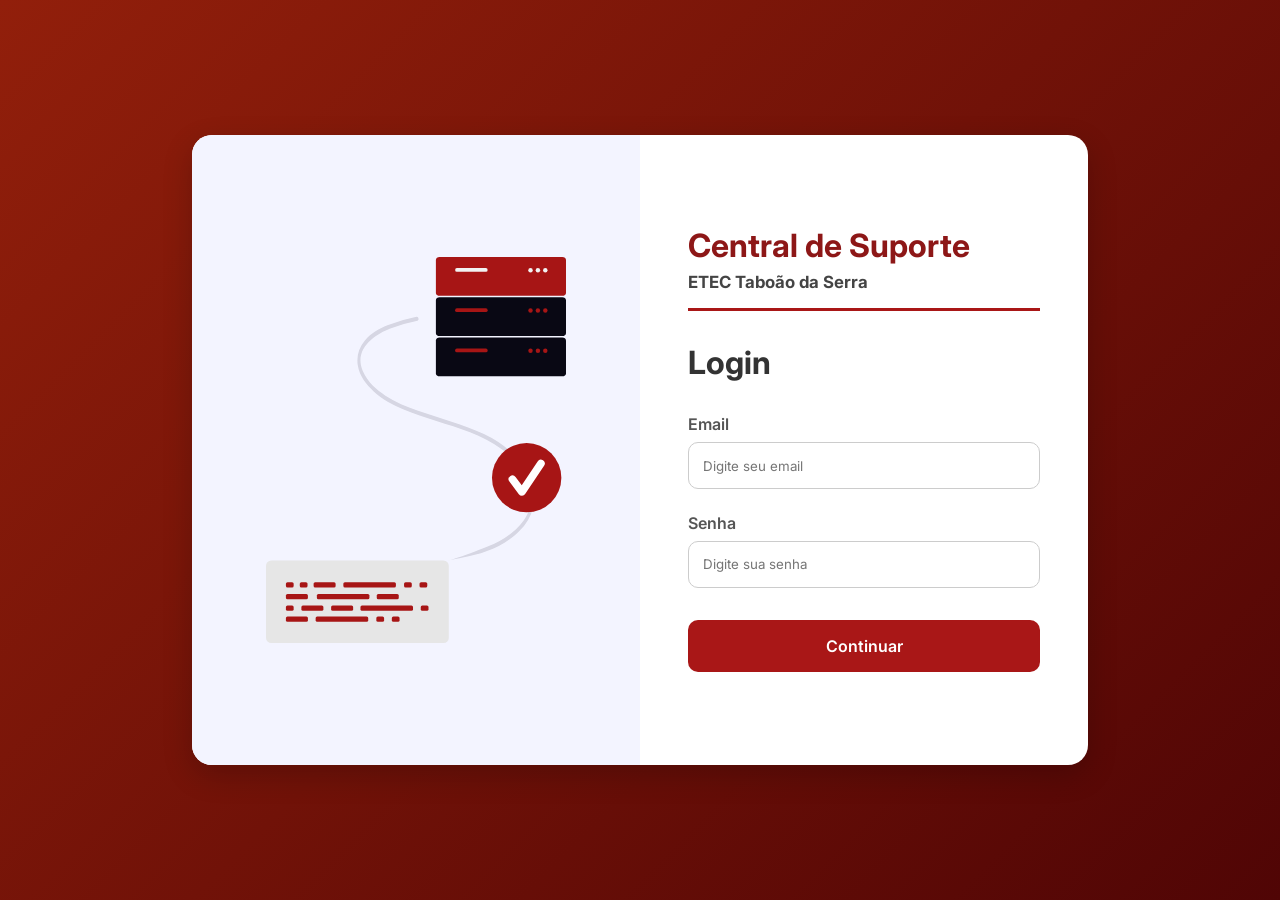
<file: login.html>
<!DOCTYPE html>
<html lang="pt-br">
<head>
    <meta charset="UTF-8">
    <meta name="viewport" content="width=device-width, initial-scale=1.0">
    <title>Tela de Login</title>
    <link class="rtl" rel="stylesheet" href="style.css">
</head>

<body>

    <div class="container">

        <div class="form-image">
            <img src="img/undraw_code-deployed_iwvu.svg" alt="imagem-login">
        </div>

        <div class="form">

            <form action="fazer_login.php" method="POST">

                <div class="support-title">
                    <h1>Central de Suporte</h1>
                    <p>ETEC Taboão da Serra</p>
                </div>

                <div class="form-header">
                    <div class="title">
                        <h2>Login</h2>
                    </div>
                </div>

                <div class="input-group">

                    <div class="input-box">
                        <label for="email">Email</label>
                        <input type="email" id="email" name="email" placeholder="Digite seu email" required>
                    </div>

                    <div class="input-box">
                        <label for="password">Senha</label>
                        <input type="password" id="password" name="password" placeholder="Digite sua senha" required>
                    </div>
                   
                </div>

                <div class="continue-button">
                    <button type="submit">Continuar</button>
                </div>

            </form>

        </div>

    </div>

</body>
</html>
</file>
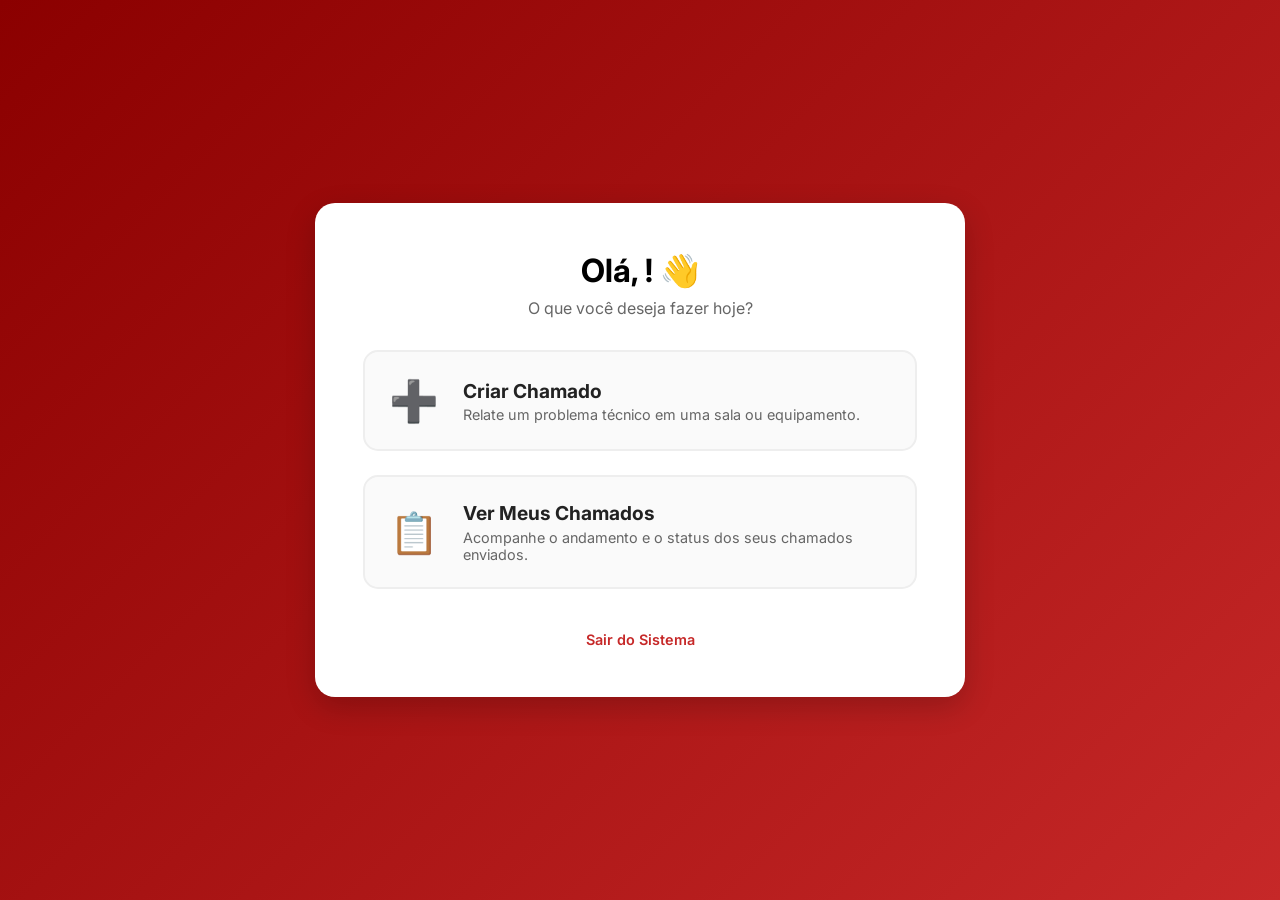
<file: painel.html>
<!DOCTYPE html>
<html lang="pt-br">
<head>
    <meta charset="UTF-8">
    <meta name="viewport" content="width=device-width, initial-scale=1.0">
    <title>Painel do Aluno - HelpDesk</title>
    <link rel="stylesheet" href="painel.css">
</head>
<body>
    <div class="container menu-container">
        <div class="form">
            <div class="form-header" style="text-align: center;">
                <h1>Olá, <?php echo htmlspecialchars($users_name); ?>! 👋</h1>
                <p style="color: #666; margin-top: 0.5rem;">O que você deseja fazer hoje?</p>
            </div>

            <div class="menu-buttons">
                <a href="formulario.html" class="menu-btn btn-abrir">
                    <span class="icon">➕</span>
                    <div class="btn-text">
                        <h3>Criar Chamado</h3>
                        <p>Relate um problema técnico em uma sala ou equipamento.</p>
                    </div>
                </a>

                <a href="meus-chamados.php" class="menu-btn btn-visualizar">
                    <span class="icon">📋</span>
                    <div class="btn-text">
                        <h3>Ver Meus Chamados</h3>
                        <p>Acompanhe o andamento e o status dos seus chamados enviados.</p>
                    </div>
                </a>
            </div>

            <div style="text-align: center; margin-top: 2.5rem;">
                <a href="login.html" style="color: #c62828; text-decoration: none; font-weight: 600; font-size: 0.9rem;">Sair do Sistema</a>
            </div>
        </div>
    </div>
</body>
</html>
</file>
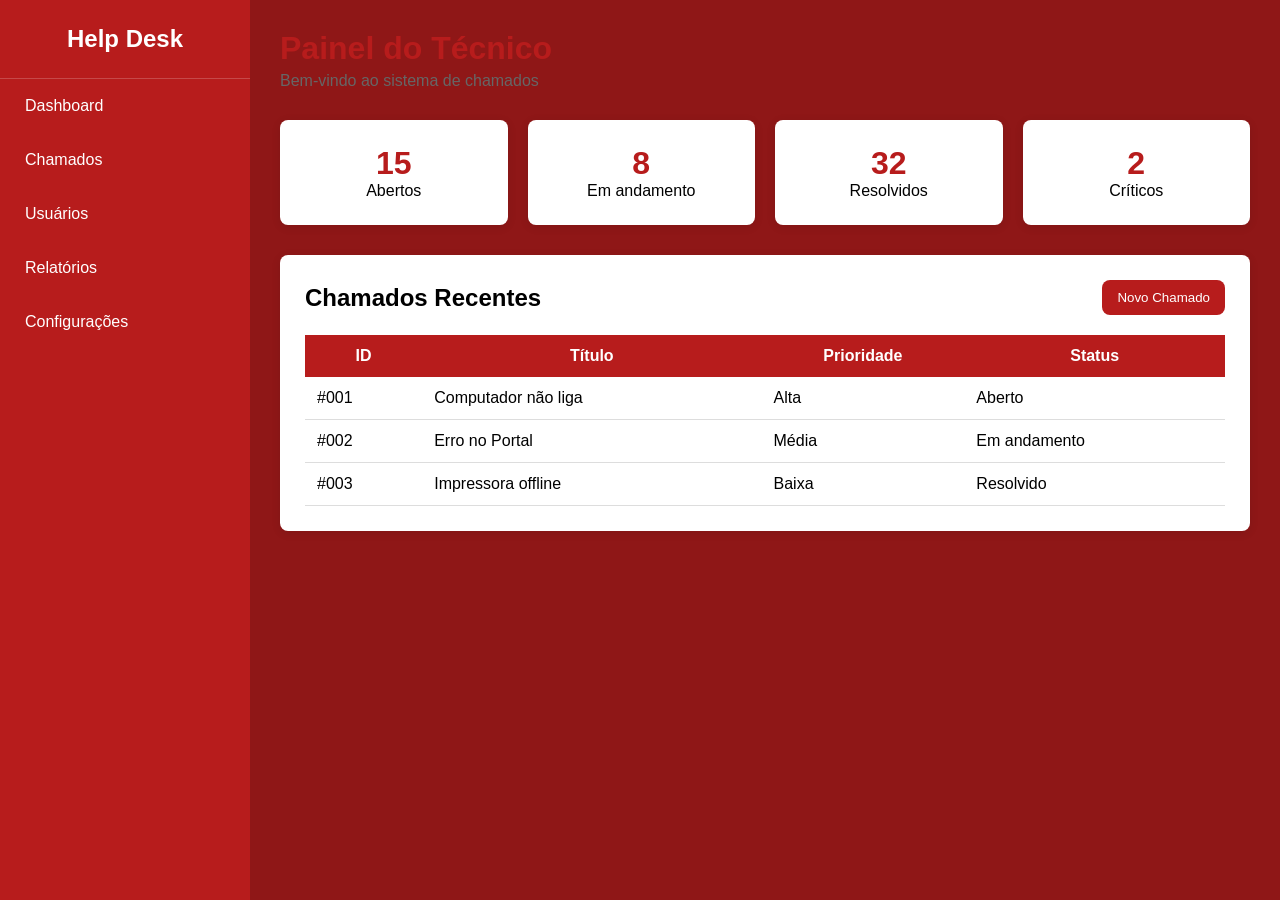
<file: tech.html>
<!DOCTYPE html>
<html lang="pt-BR">
<head>
    <meta charset="UTF-8">
    <meta name="viewport" content="width=device-width, initial-scale=1.0">
    <title>Help Desk ETEC</title>
    <link rel="stylesheet" href="tech.css">
</head>
<body>

    <aside class="sidebar">
        <h2>Help Desk</h2>

        <nav>
            <ul>
                <li>Dashboard</li>
                <li>Chamados</li>
                <li>Usuários</li>
                <li>Relatórios</li>
                <li>Configurações</li>
            </ul>
        </nav>
    </aside>

    <main class="main-content">

        <header>
            <h1>Painel do Técnico</h1>
            <p>Bem-vindo ao sistema de chamados</p>
        </header>

        <section class="cards">

            <div class="card">
                <h2>15</h2>
                <p>Abertos</p>
            </div>

            <div class="card">
                <h2>8</h2>
                <p>Em andamento</p>
            </div>

            <div class="card">
                <h2>32</h2>
                <p>Resolvidos</p>
            </div>

            <div class="card">
                <h2>2</h2>
                <p>Críticos</p>
            </div>

        </section>

        <section class="tickets">

            <div class="section-title">
                <h2>Chamados Recentes</h2>
                <button>Novo Chamado</button>
            </div>

            <table>

                <tr>
                    <th>ID</th>
                    <th>Título</th>
                    <th>Prioridade</th>
                    <th>Status</th>
                </tr>

                <tr>
                    <td>#001</td>
                    <td>Computador não liga</td>
                    <td>Alta</td>
                    <td>Aberto</td>
                </tr>

                <tr>
                    <td>#002</td>
                    <td>Erro no Portal</td>
                    <td>Média</td>
                    <td>Em andamento</td>
                </tr>

                <tr>
                    <td>#003</td>
                    <td>Impressora offline</td>
                    <td>Baixa</td>
                    <td>Resolvido</td>
                </tr>

            </table>

        </section>

    </main>

</body>
</html>
</file>
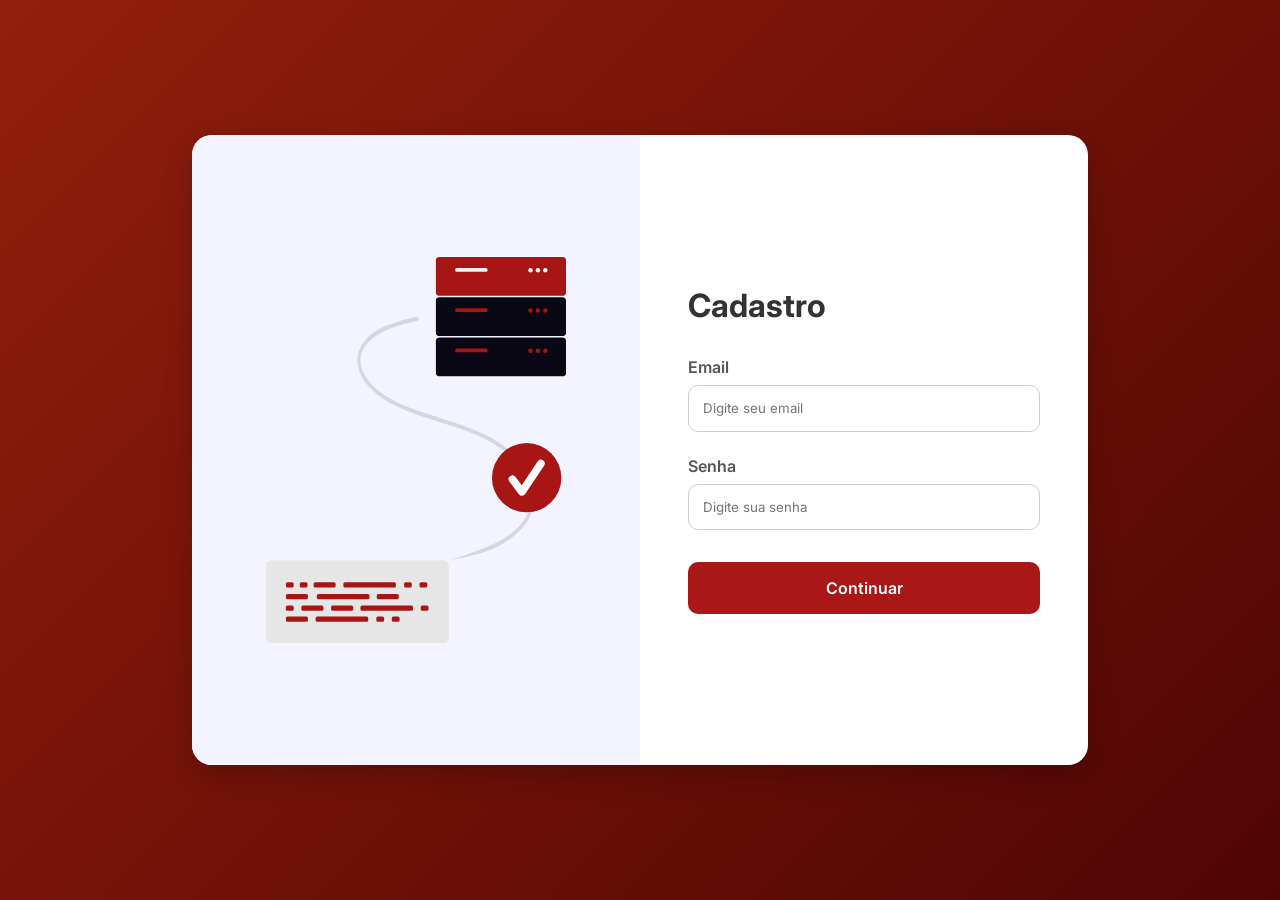
<file: inter_php 1606/inter_php/login.html>
<!DOCTYPE html>
<html lang="pt-br">
<head>
    <meta charset="UTC-3">
    <meta name="viewport" content="width=device-width, initial-scale=1.0">
    <title>Tela de Cadastro</title>
    <link class="rtl" rel="stylesheet" href="style.css">
</head>

<body>

    <div class="container">

        <div class="form-image">
            <img src="img/undraw_code-deployed_iwvu.svg" alt="imagem-login">
        </div>

        <div class="form">

            <form action="fazer_login.php" method="POST">

                <div class="form-header">
                    <div class="title">
                        <h1>Cadastro</h1>
                    </div>
                </div>

                <div class="input-group">

                    <div class="input-box">
                        <label for="email">Email</label>
                        <input type="email" id="email" name="email" placeholder="Digite seu email" required>
                    </div>

                    <div class="input-box">
                        <label for="password">Senha</label>
                        <input type="password" id="password" name="password" placeholder="Digite sua senha" required>
                    </div>
                   
                </div>

                <div class="continue-button">
                    <button type="submit">Continuar</button>
                </div>

            </form>

        </div>

    </div>

</body>
</html>
</file>
<file: style.css>
@import url('https://fonts.googleapis.com/css2?family=Inter:wght@100..900&display=swap');

*{
    margin: 0;
    padding: 0;
    box-sizing: border-box;
    font-family: 'Inter', sans-serif;
}

body{
    width: 100%;
    min-height: 100vh;

    display: flex;
    justify-content: center;
    align-items: center;

    background: linear-gradient(135deg, #921f0b, #500505);
}

.container{
    width: 70%;
    max-width: 1100px;
    min-height: 70vh;

    display: flex;

    background-color: white;

    border-radius: 20px;
    overflow: hidden;

    box-shadow: 0 10px 30px rgba(0,0,0,0.2);
}

.form-image{
    width: 50%;

    display: flex;
    justify-content: center;
    align-items: center;

    background-color: #F3F4FF;

    padding: 2rem;
}

.form-image img{
    width: 100%;
    max-width: 300px;
}

.form{
    width: 50%;

    display: flex;
    justify-content: center;
    align-items: center;

    padding: 3rem;
}

form{
    width: 100%;
}

.form-header{
    display: flex;
    justify-content: space-between;
    align-items: center;

    margin-bottom: 2rem;
}

.support-title{
    border-bottom: 3px solid #a91717;
    margin-bottom: 2rem;
    padding-bottom: 1rem;
}

.support-title h1{
    color: #8d1717;
    font-size: 2rem;
    line-height: 1.15;
}

.support-title p{
    color: #444;
    font-size: 1.05rem;
    font-weight: 700;
    margin-top: 0.45rem;
}

.title h2{
    font-size: 2rem;
    color: #333;
}



.login-button button:hover{
    background-color: #5848f5;
}

.input-group{
    display: flex;
    flex-direction: column;
    gap: 1.5rem;
}

.input-box{
    display: flex;
    flex-direction: column;
}

.input-box label{
    margin-bottom: 0.5rem;

    color: #555;
    font-weight: 600;
}

.input-box input{
    padding: 0.9rem;

    border: 1px solid #ccc;
    border-radius: 10px;

    outline: none;

    transition: 0.3s;
}



.continue-button{
    margin-top: 2rem;
}

.continue-button button{
    width: 100%;

    padding: 1rem;

    border: none;
    border-radius: 10px;

    background-color: #a91717;

    color: white;

    font-size: 1rem;
    font-weight: 600;

    cursor: pointer;

    transition: 0.3s;
}

.continue-button button:hover{
    background-color: #085b30;
}

/* RESPONSIVO */

@media screen and (max-width: 900px){

    .container{
        width: 90%;
        height: auto;

        flex-direction: column;
    }

    .form-image{
        width: 100%;
        height: 250px;
    }

    .form{
        width: 100%;
        padding: 2rem;
    }

    .support-title h1{font-size: 1.65rem;}

}
</file>
<file: painel.css>
@import url('https://fonts.googleapis.com/css2?family=Inter:wght@100..900&display=swap');

*{
    margin: 0;
    padding: 0;
    box-sizing: border-box;
    font-family: 'Inter', sans-serif;
}

body{
    width: 100%;
    min-height: 100vh;
    display: flex;
    justify-content: center;
    align-items: center;
    background: linear-gradient(135deg, #8B0000, #c62828);
    padding: 20px;
}

.menu-container {
    max-width: 650px; /* Um tamanho menor e mais elegante para o menu */
    background: white;
    border-radius: 20px;
    box-shadow: 0 10px 30px rgba(0,0,0,0.2);
    overflow: hidden;
    width: 100%;
}

.form {
    padding: 3rem;
}

.menu-buttons {
    display: flex;
    flex-direction: column;
    gap: 1.5rem;
    margin-top: 2rem;
}

/* O estilo base dos dois botões grandes */
.menu-btn {
    display: flex;
    align-items: center;
    gap: 1.5rem;
    padding: 1.5rem;
    border: 2px solid #eee;
    border-radius: 15px;
    text-decoration: none;
    color: #333;
    transition: 0.3s ease;
    background: #fafafa;
}

.menu-btn .icon {
    font-size: 2.5rem;
}

.menu-btn h3 {
    font-size: 1.2rem;
    color: #222;
    margin-bottom: 0.2rem;
    transition: 0.3s;
}

.menu-btn p {
    font-size: 0.9rem;
    color: #666;
}

/* Efeito Hover (passar o mouse por cima) */
.menu-btn:hover {
    transform: translateY(-3px);
    box-shadow: 0 5px 15px rgba(0,0,0,0.1);
    background: #fff;
}

/* Destaque individual para o botão de criar quando passa o mouse (borda vermelha CPS) */
.btn-abrir:hover {
    border-color: #c62828;
}
.btn-abrir:hover h3 {
    color: #c62828;
}

/* Destaque individual para o botão de visualizar */
.btn-visualizar:hover {
    border-color: #444;
}
.btn-visualizar:hover h3 {
    color: #444;
}

@media screen and (max-width: 500px) {
    .form {
        padding: 1.5rem;
    }
    .menu-btn {
        flex-direction: column;
        text-align: center;
        gap: 0.8rem;
    }
}
</file>
<file: tech.css>
*{
    margin:0;
    padding:0;
    box-sizing:border-box;
    font-family:Arial, Helvetica, sans-serif;
}

body{
    display:flex;
    background:#8f1717;
}

/* MENU */

.sidebar{
    width:250px;
    height:100vh;
    background:#B71C1C;
    color:white;
    position:fixed;
}

.sidebar h2{
    text-align:center;
    padding:25px;
    border-bottom:1px solid rgba(255,255,255,0.2);
}

.sidebar ul{
    list-style:none;
}

.sidebar li{
    padding:18px 25px;
    cursor:pointer;
    transition:.3s;
}

.sidebar a{
    color:white;
    display:block;
    text-decoration:none;
}

.sidebar li:hover{
    background:#D32F2F;
}

/* CONTEÚDO */

.main-content{
    margin-left:250px;
    width:100%;
    padding:30px;
}

.detail-content{
    margin:0 auto;
    max-width:1240px;
    width:100%;
}

.panel-content{
    margin:0 auto;
    max-width:1440px;
    width:100%;
}

.panel-header{
    align-items:center;
    display:flex;
    justify-content:space-between;
}

.panel-brand{
    color:#ffdede;
    display:block;
    font-size:.78rem;
    font-weight:700;
    margin-bottom:5px;
    text-transform:uppercase;
}

.detail-nav-actions{
    align-items:center;
    display:flex;
    gap:10px;
    justify-content:space-between;
    margin-bottom:22px;
}

.back-dashboard,.detail-logout{
    border-radius:6px;
    display:inline-flex;
    font-weight:700;
    justify-content:center;
    padding:11px 16px;
    text-decoration:none;
}

.back-dashboard{
    background:white;
    color:#8f1717;
}
.back-dashboard:hover{background:#ffebee;}
.detail-logout{
    background:transparent;
    border:1px solid white;
    color:white;
}
.detail-logout:hover{background:rgba(255,255,255,.12);}

.panel-header h1,.ticket-page-header h1{color:white;}
.panel-header p{color:#ffe7e7;}

header{
    margin-bottom:30px;
}

header h1{
    color:#B71C1C;
}

header p{
    color:#666;
    margin-top:5px;
}

.ticket-page-header{
    align-items:center;
    display:flex;
    gap:18px;
    justify-content:flex-start;
}

.detail-status{
    border:2px solid currentColor;
    border-radius:6px;
    display:block;
    font-size:1.08rem;
    font-weight:800;
    padding:10px 14px;
}
.ticket-status-highlight{
    min-width:220px;
}
.ticket-status-highlight > span{
    color:#ffe7e7;
    display:block;
    font-size:.7rem;
    font-weight:800;
    margin-bottom:6px;
    text-align:left;
    text-transform:uppercase;
}
.detail-status-1{background:#ffebee;color:#9b1717;}
.detail-status-2{background:#e3f2fd;color:#155e9b;}
.detail-status-3{background:#e8f5e9;color:#256a2b;}
.detail-status-4{background:#fff8e1;color:#805800;}
.detail-status-5{background:#fce4ec;color:#9c1748;}

/* CARDS */

.cards{
    display:grid;
    grid-template-columns:repeat(auto-fit,minmax(150px,1fr));
    gap:20px;
    margin-bottom:30px;
}

.card{
    background:white;
    padding:25px;
    border-radius:8px;
    text-align:center;
    box-shadow:0 2px 10px rgba(0,0,0,.1);
}

.card h2{
    color:#B71C1C;
    font-size:2rem;
}

.status-filter-card{
    border-top:4px solid transparent;
    color:#333;
    cursor:pointer;
    text-decoration:none;
    transition:box-shadow .2s ease,transform .2s ease;
}
.status-filter-card:hover{
    box-shadow:0 5px 16px rgba(0,0,0,.15);
    transform:translateY(-2px);
}
.status-filter-card.active{
    box-shadow:0 0 0 3px rgba(183,28,28,.18);
}
.card-filter-1{border-top-color:#c62828;}
.card-filter-2{border-top-color:#1976d2;}
.card-filter-3{border-top-color:#388e3c;}
.card-filter-4{border-top-color:#d18b00;}
.card-filter-5{border-top-color:#ad1457;}
.card-filter-1 h2{color:#c62828;}
.card-filter-2 h2{color:#1976d2;}
.card-filter-3 h2{color:#388e3c;}
.card-filter-4 h2{color:#a86f00;}
.card-filter-5 h2{color:#ad1457;}

/* TABELA */

.tickets{
    background:white;
    padding:25px;
    border-radius:8px;
    box-shadow:0 2px 10px rgba(0,0,0,.1);
}

.ticket-overview{
    overflow:hidden;
}

.overview-title{
    background:#f7f7f8;
    border-bottom:1px solid #e2e2e2;
    margin:-25px -25px 8px;
    padding:18px 22px;
}
.overview-title span{
    color:#9b1717;
    display:block;
    font-size:.7rem;
    font-weight:800;
    margin-bottom:4px;
    text-transform:uppercase;
}
.overview-title h2{
    color:#262626;
    font-size:1.2rem;
}

.ticket-facts{
    display:grid;
    gap:0;
    grid-template-columns:repeat(2,minmax(0,1fr));
}

.ticket-facts > div{
    border-bottom:1px solid #e4e4e4;
    min-width:0;
    padding:16px 18px;
}

.ticket-facts > div:nth-child(odd){border-right:1px solid #e4e4e4;padding-left:0;}
.ticket-facts > div:nth-child(even){padding-right:0;}
.ticket-facts > div:nth-last-child(-n+2){border-bottom:0;}
.ticket-facts dt{
    color:#777;
    font-size:.72rem;
    font-weight:700;
    margin-bottom:6px;
    text-transform:uppercase;
}
.ticket-facts dd{
    color:#222;
    font-size:1.05rem;
    font-weight:700;
    overflow-wrap:anywhere;
}

.ticket-description-block{
    background:#f8f8f8;
    border-left:4px solid #b71c1c;
    margin-top:16px;
    padding:15px 16px;
}
.ticket-description-block h2{
    color:#555;
    font-size:.78rem;
    margin-bottom:7px;
    text-transform:uppercase;
}
.ticket-description-block p{color:#292929;line-height:1.6;}
.overview-satisfaction{
    align-items:center;
    background:#e8f5e9;
    color:#256a2b;
    display:flex;
    justify-content:space-between;
    margin-top:14px;
    padding:10px 12px;
}
.overview-satisfaction span{font-size:.8rem;font-weight:700;}
.overview-satisfaction strong{font-size:1rem;}

.section-title{
    display:flex;
    justify-content:space-between;
    align-items:center;
    margin-bottom:20px;
}

.ticket-filters{
    align-items:end;
    background:#f7f7f8;
    border:1px solid #e1e1e1;
    border-radius:8px;
    display:grid;
    gap:12px;
    grid-template-columns:repeat(2,minmax(150px,1fr)) minmax(180px,1.3fr) 100px auto;
    margin-bottom:20px;
    padding:16px;
}

.filter-field{display:grid;gap:6px;}
.filter-field label{color:#444;font-size:.82rem;font-weight:700;}
.filter-field input,.filter-field select{
    background:white;
    border:1px solid #bbb;
    border-radius:6px;
    font:inherit;
    height:40px;
    padding:0 10px;
    width:100%;
}
.filter-actions{align-items:center;display:flex;gap:10px;}
.clear-filter{color:#666 !important;font-size:.9rem;text-decoration:none;}

.status-badge{
    border-radius:5px;
    display:inline-block;
    font-size:.78rem;
    font-weight:700;
    padding:5px 8px;
    white-space:nowrap;
}
.status-badge-1{background:#ffebee;color:#9b1717;}
.status-badge-2{background:#e3f2fd;color:#155e9b;}
.status-badge-3{background:#e8f5e9;color:#256a2b;}
.status-badge-4{background:#fff8e1;color:#805800;}
.status-badge-5{background:#fce4ec;color:#9c1748;}

button{
    background:#B71C1C;
    color:white;
    border:none;
    padding:10px 15px;
    border-radius:8px;
    cursor:pointer;
}

button:hover{
    background:#D32F2F;
}

table{
    width:100%;
    border-collapse:collapse;
}

th{
    background:#B71C1C;
    color:white;
    padding:12px;
}

td{
    padding:12px;
    border-bottom:1px solid #ddd;
}

tr:hover{
    background:#f9f9f9;
}

.history-form{margin-top:20px;}
.tickets a{color:#9b1717;font-weight:600;}

.ticket-history{margin-top:20px;}
.ticket-detail-layout{
    align-items:start;
    display:grid;
    gap:20px;
    grid-template-columns:minmax(0,1fr) minmax(0,1fr);
}
.ticket-detail-layout .ticket-overview,.ticket-detail-layout .ticket-history{height:100%;}
.ticket-detail-layout .ticket-history{margin-top:0;max-height:520px;overflow-y:auto;}
.empty-history{color:#666;}
.history-item{
    background:#f7f7f8;
    border-left:4px solid #b71c1c;
    border-radius:6px;
    margin-top:12px;
    padding:14px;
}
.history-meta{
    display:flex;
    justify-content:space-between;
    gap:12px;
    margin-bottom:8px;
}
.history-meta span,.history-item small{color:#666;font-size:.8rem;}
.history-item p{line-height:1.5;margin-bottom:8px;}
.history-author{display:flex;align-items:center;gap:8px;}
.author-badge{
    background:#b71c1c;
    border-radius:4px;
    color:white !important;
    font-size:.7rem !important;
    font-weight:700;
    padding:3px 7px;
    text-transform:uppercase;
}
.author-badge.author-user{background:#1565c0;}
.transfer-section{margin-top:20px;}
.transfer-form{align-items:end;display:grid;gap:10px;grid-template-columns:minmax(220px,1fr) auto;}
.transfer-form label{font-weight:700;grid-column:1/-1;}
.transfer-form select{
    border:1px solid #bbb;
    border-radius:6px;
    font:inherit;
    height:40px;
    padding:0 10px;
}

@media (max-width:760px){
    body{display:block;}
    .sidebar{position:static;width:100%;height:auto;}
    .sidebar h2{padding:15px;}
    .sidebar ul{display:flex;justify-content:center;}
    .sidebar li{padding:14px;}
    .main-content{margin-left:0;padding:18px;}
    .tickets{overflow-x:auto;padding:16px;}
    table{min-width:620px;}
    .ticket-filters{grid-template-columns:1fr;}
    .filter-actions{justify-content:flex-start;}
    .transfer-form{grid-template-columns:1fr;}
    .ticket-detail-layout{grid-template-columns:1fr;}
    .ticket-page-header{align-items:flex-start;flex-direction:column;}
    .ticket-status-highlight > span{text-align:left;}
    .panel-header{align-items:flex-start;gap:16px;}
    .ticket-facts{grid-template-columns:1fr;}
    .ticket-facts > div{border-bottom:1px solid #e4e4e4;border-right:0;padding:12px 0;}
    .ticket-facts > div:nth-child(odd){border-right:0;}
    .ticket-facts > div:nth-last-child(2){border-bottom:1px solid #e4e4e4;}
    .ticket-facts > div:last-child{border-bottom:0;}
}
</file>
<file: inter_php 1606/inter_php/style.css>
@import url('https://fonts.googleapis.com/css2?family=Inter:wght@100..900&display=swap');

*{
    margin: 0;
    padding: 0;
    box-sizing: border-box;
    font-family: 'Inter', sans-serif;
}

body{
    width: 100%;
    min-height: 100vh;

    display: flex;
    justify-content: center;
    align-items: center;

    background: linear-gradient(135deg, #921f0b, #500505);
}

.container{
    width: 70%;
    max-width: 1100px;
    min-height: 70vh;

    display: flex;

    background-color: white;

    border-radius: 20px;
    overflow: hidden;

    box-shadow: 0 10px 30px rgba(0,0,0,0.2);
}

.form-image{
    width: 50%;

    display: flex;
    justify-content: center;
    align-items: center;

    background-color: #F3F4FF;

    padding: 2rem;
}

.form-image img{
    width: 100%;
    max-width: 300px;
}

.form{
    width: 50%;

    display: flex;
    justify-content: center;
    align-items: center;

    padding: 3rem;
}

form{
    width: 100%;
}

.form-header{
    display: flex;
    justify-content: space-between;
    align-items: center;

    margin-bottom: 2rem;
}

.title h1{
    font-size: 2rem;
    color: #333;
}



.login-button button:hover{
    background-color: #5848f5;
}

.input-group{
    display: flex;
    flex-direction: column;
    gap: 1.5rem;
}

.input-box{
    display: flex;
    flex-direction: column;
}

.input-box label{
    margin-bottom: 0.5rem;

    color: #555;
    font-weight: 600;
}

.input-box input{
    padding: 0.9rem;

    border: 1px solid #ccc;
    border-radius: 10px;

    outline: none;

    transition: 0.3s;
}



.continue-button{
    margin-top: 2rem;
}

.continue-button button{
    width: 100%;

    padding: 1rem;

    border: none;
    border-radius: 10px;

    background-color: #a91717;

    color: white;

    font-size: 1rem;
    font-weight: 600;

    cursor: pointer;

    transition: 0.3s;
}

.continue-button button:hover{
    background-color: #085b30;
}

/* RESPONSIVO */

@media screen and (max-width: 900px){

    .container{
        width: 90%;
        height: auto;

        flex-direction: column;
    }

    .form-image{
        width: 100%;
        height: 250px;
    }

    .form{
        width: 100%;
    }

}
</file>
